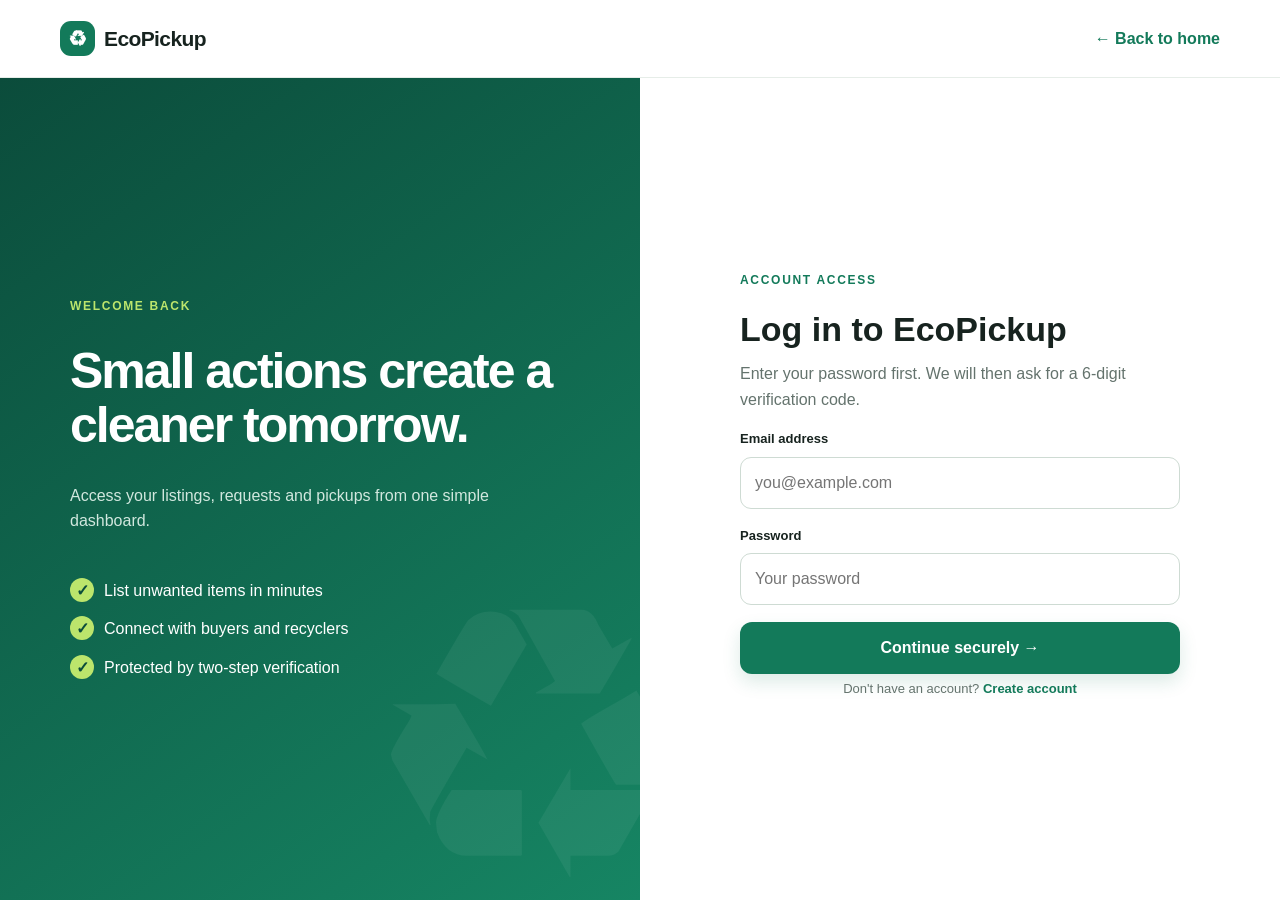
<file: frontend/add-item.html>
<!DOCTYPE html><html lang="en"><head><meta charset="UTF-8"><meta name="viewport" content="width=device-width,initial-scale=1"><title>List an Item | EcoPickup</title><link rel="stylesheet" href="style.css"></head><body>
<header class="site-header"><a class="brand" href="index.html"><span class="brand-mark">♻</span>EcoPickup</a><button class="menu-toggle">☰</button><nav class="main-nav"><a href="index.html">Home</a><a href="marketplace.html">Browse Items</a><a class="active" href="add-item.html">List an Item</a><a href="seller-dashboard.html">Dashboard</a></nav></header><section class="page-hero"><div class="section-shell"><span class="breadcrumb"><a href="seller-dashboard.html">Dashboard</a> / List an Item</span><h1>List an item</h1><p>Add accurate details to help the right buyer or recycler find it.</p></div></section>
<main class="section-shell form-page"><form class="form-card" id="add-item-form"><section class="form-section"><h2><span class="section-number">1</span>Item information</h2><div class="form-row"><div class="form-group"><label>Item name *</label><input class="form-control" name="name" required placeholder="e.g. Laptop or mobile phone"></div><div class="form-group"><label>Category *</label><select class="form-control" name="category" required><option value="">Select category</option><option value="Mobile">Mobile Phones</option><option value="Computers">Laptops & Computers</option><option value="TV">TVs & Monitors</option><option value="Printers">Printers</option><option value="Accessories">Cables & Accessories</option><option value="Scrap">Metal & Scrap</option><option value="Appliances">Old Appliances</option><option value="Other">Other Recyclable Items</option></select></div></div><div class="form-row"><div class="form-group"><label>Brand (optional)</label><input class="form-control" name="brand" placeholder="Enter the brand"></div><div class="form-group"><label>Condition *</label><select class="form-control" name="condition" required><option>Working</option><option>Partially Working</option><option>Not Working</option></select></div></div><div class="form-row"><div class="form-group"><label>Quantity *</label><input class="form-control" name="quantity" type="number" value="1" min="1" required></div><div class="form-group"><label>Expected price / value (₹) *</label><input class="form-control" name="price" type="number" placeholder="Enter expected value" min="0" required></div></div><div class="form-group"><label>Description *</label><textarea class="form-control" name="description" required placeholder="Describe the age, condition, included accessories and known issues..."></textarea></div></section><section class="form-section"><h2><span class="section-number">2</span>Photo & location</h2><div class="upload-box" onclick="document.getElementById('photos').click()"><img class="upload-preview" data-photo-preview alt="Selected item preview" hidden><div class="upload-placeholder">📷</div><strong data-upload-text>Click to upload a primary item photo</strong><span class="form-help">Optional · JPG, PNG or WebP · Maximum 5 MB</span><input id="photos" name="image" type="file" accept="image/jpeg,image/png,image/webp" hidden></div><div class="form-row"><div class="form-group"><label>City / Location *</label><input class="form-control" name="location" required></div><div class="form-group"><label>Pickup address *</label><input class="form-control" name="address" placeholder="House, street and area" required></div></div></section><button class="button button-full" type="submit">Publish Listing →</button></form><aside class="summary-card"><h3>Listing tips</h3><div class="quick-actions"><span>✓ Use a clear item name</span><span>✓ Select the honest condition</span><span>✓ Upload a clear primary photo</span><span>✓ Add a fair expected value</span><span>✓ Remove personal data from devices</span></div><div class="notice"><strong>Remember:</strong> The expected price is not guaranteed. The final approved value is decided after physical inspection.</div></aside></main><script src="script.js"></script></body></html>
</file>
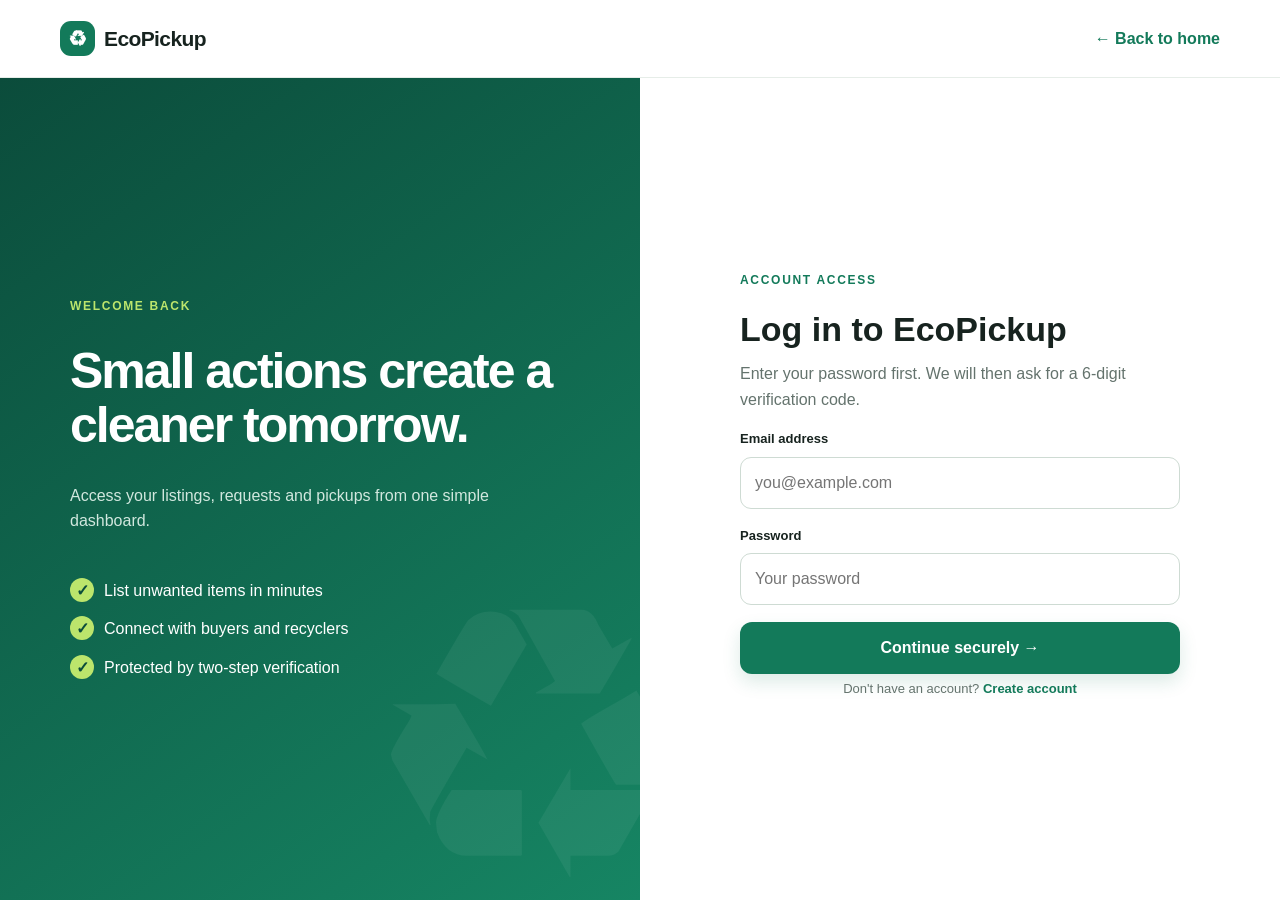
<file: frontend/buyer-dashboard.html>
<!DOCTYPE html><html lang="en"><head><meta charset="UTF-8"><meta name="viewport" content="width=device-width,initial-scale=1"><title>Recycler Dashboard | EcoPickup</title><link rel="stylesheet" href="style.css"></head><body>
<header class="site-header"><a class="brand" href="index.html"><span class="brand-mark">♻</span>EcoPickup</a><span class="status-badge">Buyer / Recycler account</span></header><main class="dashboard-layout"><aside class="sidebar"><div class="sidebar-user"><strong>Loading...</strong><small>Loading account...</small></div><nav><a class="active" href="buyer-dashboard.html">▦ Overview</a><a href="marketplace.html">⌕ Search Items</a><a href="requests.html">✉ My Requests</a><a href="track-pickup.html">⌖ Track Pickup</a><a href="index.html">⌂ Back to Website</a></nav></aside><section class="dashboard-main"><div class="dashboard-head"><div><h1>Loading dashboard...</h1><p>Discover reusable materials and manage collection requests.</p></div><a class="button" href="marketplace.html">Search Items →</a></div><div class="stat-grid"><article class="stat-card"><span>Requests Sent</span><strong>—</strong><small>All your requests</small></article><article class="stat-card"><span>Accepted Items</span><strong>—</strong><small>Approved by sellers</small></article><article class="stat-card"><span>Scheduled Pickups</span><strong>—</strong><small>Collections arranged</small></article><article class="stat-card"><span>Completed</span><strong>—</strong><small>Finished transactions</small></article></div><div class="dashboard-grid"><section class="panel"><div class="panel-heading"><h2>My recent requests</h2><a class="text-link" href="requests.html">View all</a></div><div class="table-wrap"><table class="data-table"><thead><tr><th>Request</th><th>Item</th><th>Seller</th><th>Status</th></tr></thead><tbody><tr><td colspan="4"><div class="empty-state">Loading requests...</div></td></tr></tbody></table></div></section><aside class="panel"><div class="panel-heading"><h2>Browse categories</h2></div><div class="quick-actions"><a href="marketplace.html?category=Mobile">📱 Mobile phones</a><a href="marketplace.html?category=Computers">💻 Computers</a><a href="marketplace.html?category=Appliances">🔌 Appliances</a><a href="marketplace.html?category=Scrap">⚙️ Metal & scrap</a></div></aside></div></section></main><script src="script.js"></script></body></html>
</file>
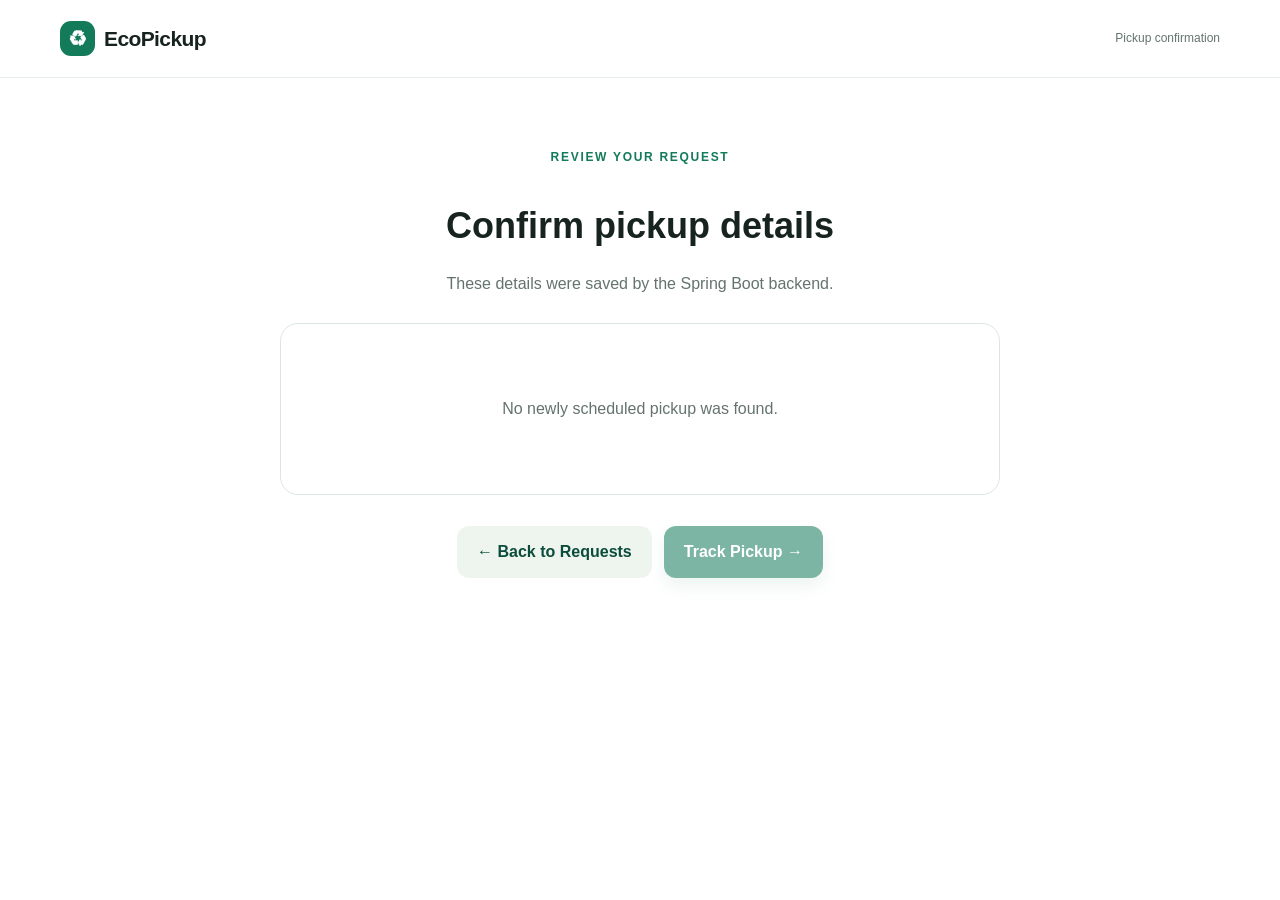
<file: frontend/confirmation.html>
<!DOCTYPE html><html lang="en"><head><meta charset="UTF-8"><meta name="viewport" content="width=device-width,initial-scale=1"><title>Confirm Pickup | EcoPickup</title><link rel="stylesheet" href="style.css"></head><body>
<header class="site-header"><a class="brand" href="index.html"><span class="brand-mark">♻</span>EcoPickup</a><span class="breadcrumb">Pickup confirmation</span></header><main class="success-wrap section-shell"><span class="eyebrow">Review your request</span><h1>Confirm pickup details</h1><p>These details were saved by the Spring Boot backend.</p><div class="success-card" data-confirmation><div class="summary-line"><span>Item</span><strong data-confirm-item>Loading...</strong></div><div class="summary-line"><span>Condition</span><strong data-confirm-condition>Loading...</strong></div><div class="summary-line"><span>Pickup address</span><strong data-confirm-address>Loading...</strong></div><div class="summary-line"><span>Pickup date</span><strong data-confirm-date>Loading...</strong></div><div class="summary-line"><span>Time slot</span><strong data-confirm-time>Loading...</strong></div><div class="summary-line"><span>Expected value</span><strong data-confirm-value>Loading...</strong></div><div class="summary-line"><span>Pickup fee</span><strong style="color:var(--green)">₹0 — Free Pickup</strong></div><div class="notice">* Final value is determined after physical inspection by the collection organization.</div></div><div class="button-row" style="justify-content:center"><a class="button button-secondary" href="requests.html">← Back to Requests</a><button class="button" data-confirm-pickup>Track Pickup →</button></div></main><script src="script.js"></script></body></html>
</file>
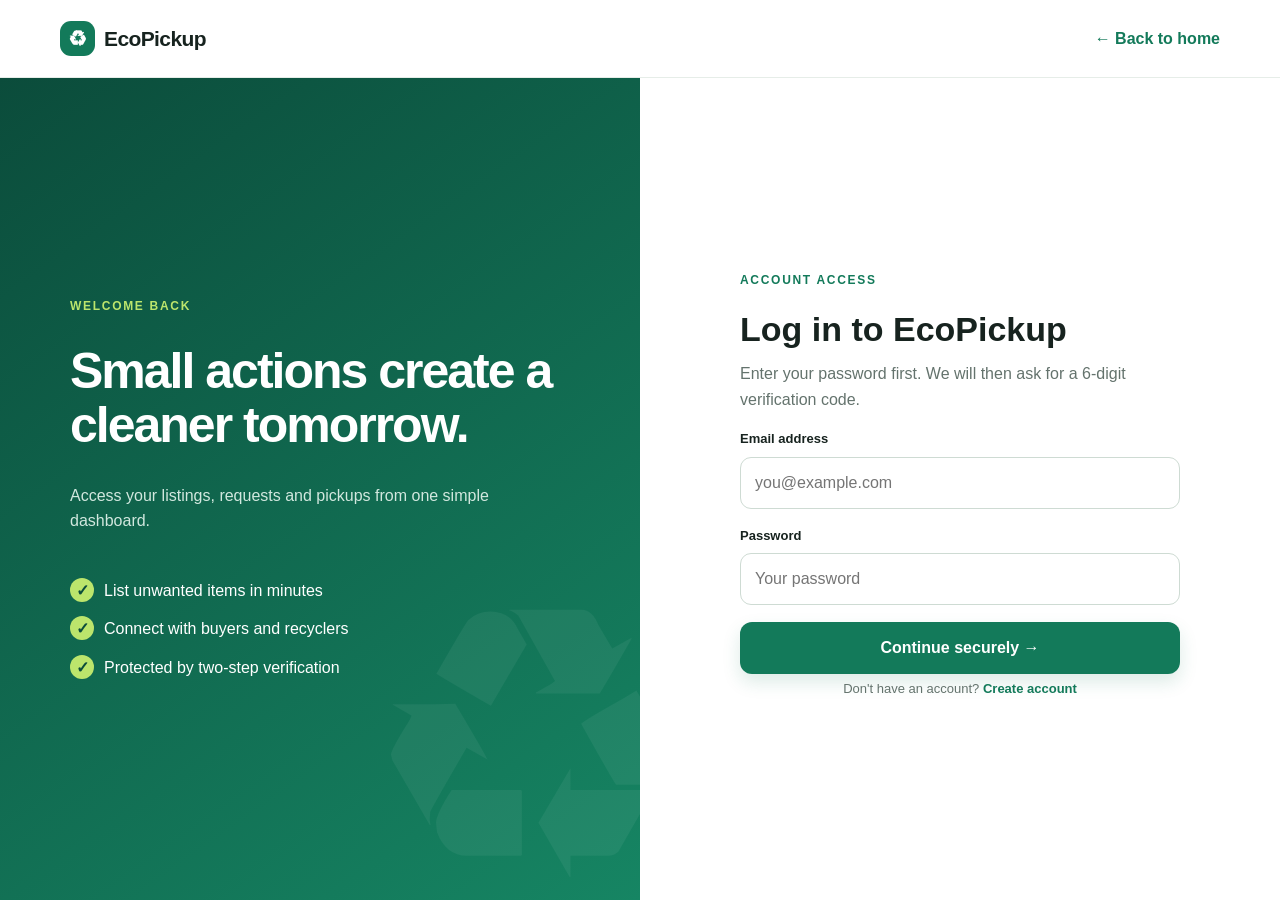
<file: frontend/login.html>
<!DOCTYPE html><html lang="en"><head><meta charset="UTF-8"><meta name="viewport" content="width=device-width,initial-scale=1"><title>Login | EcoPickup</title><link rel="stylesheet" href="style.css"></head><body>
<header class="site-header"><a class="brand" href="index.html"><span class="brand-mark">♻</span>EcoPickup</a><a class="text-link" href="index.html">← Back to home</a></header>
<main class="auth-page"><section class="auth-art"><span class="eyebrow eyebrow-light">Welcome back</span><h1>Small actions create a cleaner tomorrow.</h1><p>Access your listings, requests and pickups from one simple dashboard.</p><div class="auth-points"><span>List unwanted items in minutes</span><span>Connect with buyers and recyclers</span><span>Protected by two-step verification</span></div></section><section class="auth-panel"><form class="auth-card" data-demo-login data-auth="login"><span class="eyebrow">Account access</span><h2>Log in to EcoPickup</h2><p>Enter your password first. We will then ask for a 6-digit verification code.</p><div class="form-group"><label for="email">Email address</label><input class="form-control" id="email" name="email" type="email" placeholder="you@example.com" required></div><div class="form-group"><label for="password">Password</label><input class="form-control" id="password" name="password" type="password" placeholder="Your password" required></div><button class="button button-full" type="submit">Continue securely →</button><p class="auth-extra">Don't have an account? <a href="signup.html">Create account</a></p></form></section></main><script src="script.js"></script></body></html>
</file>
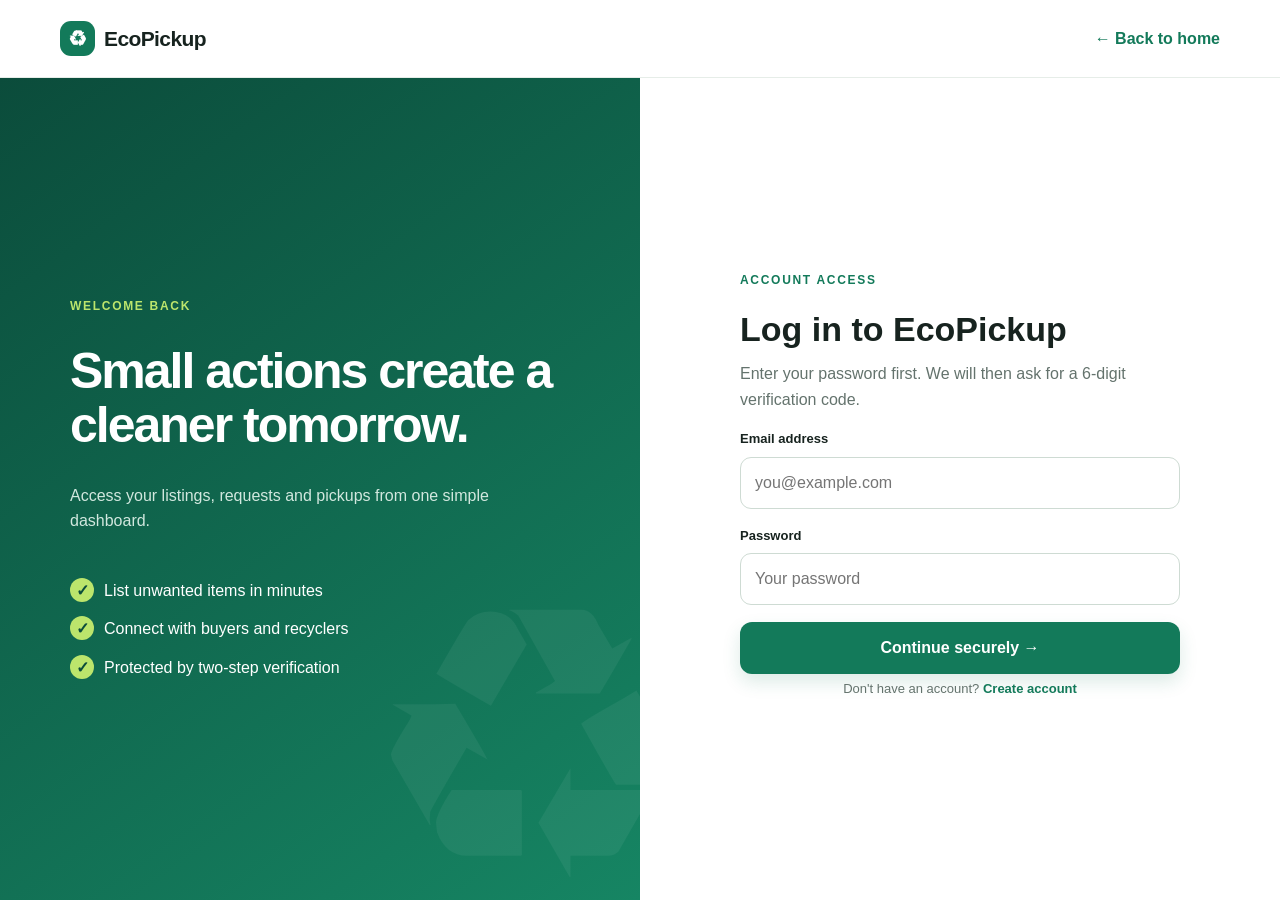
<file: frontend/my-listings.html>
<!DOCTYPE html><html lang="en"><head><meta charset="UTF-8"><meta name="viewport" content="width=device-width,initial-scale=1"><title>My Listings | EcoPickup</title><link rel="stylesheet" href="style.css"></head><body>
<header class="site-header"><a class="brand" href="index.html"><span class="brand-mark">♻</span>EcoPickup</a><a class="button button-small" href="add-item.html">＋ Add Item</a></header><section class="page-hero"><div class="section-shell"><span class="breadcrumb"><a href="seller-dashboard.html">Dashboard</a> / My Listings</span><h1>My listings</h1><p>Manage the items you have published to the marketplace.</p></div></section><main class="section section-shell"><div class="panel"><div class="table-wrap"><table class="data-table"><thead><tr><th>Item</th><th>Category</th><th>Expected Value</th><th>Status</th><th>Action</th></tr></thead><tbody id="listing-rows"><tr><td colspan="5"><div class="empty-state">Loading your listings...</div></td></tr></tbody></table></div></div></main><script src="script.js"></script></body></html>
</file>
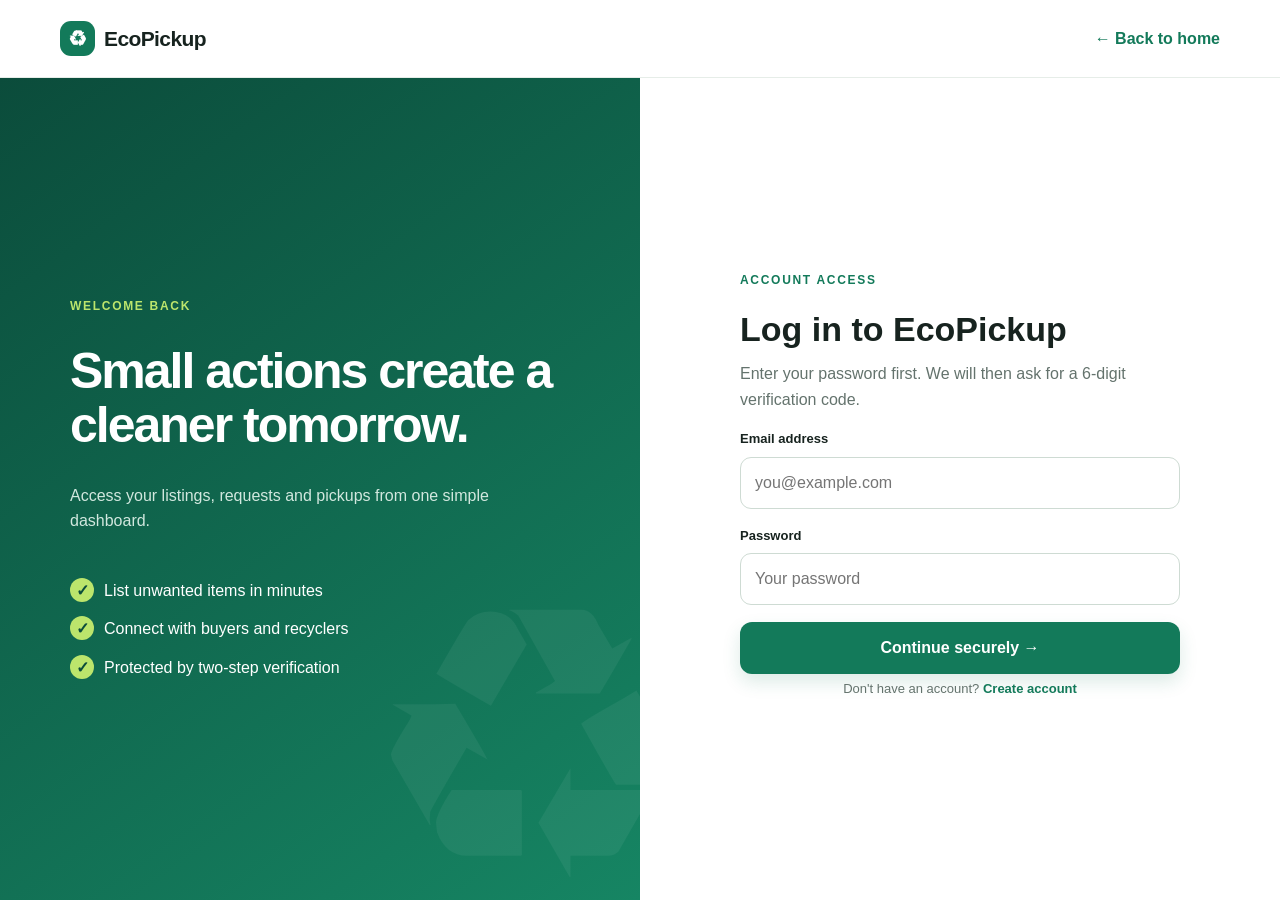
<file: frontend/requests.html>
<!DOCTYPE html>
<html lang="en">
<head>
  <meta charset="UTF-8">
  <meta name="viewport" content="width=device-width,initial-scale=1">
  <title>Requests | EcoPickup</title>
  <link rel="stylesheet" href="style.css">
</head>
<body>
  <header class="site-header">
    <a class="brand" href="index.html"><span class="brand-mark">♻</span>EcoPickup</a>
    <button class="menu-toggle">☰</button>
    <nav class="main-nav">
      <a data-role-dashboard href="seller-dashboard.html">Dashboard</a>
      <a href="marketplace.html">Marketplace</a>
      <a href="index.html">Home</a>
    </nav>
  </header>

  <section class="page-hero">
    <div class="section-shell">
      <span class="breadcrumb"><a data-role-dashboard href="seller-dashboard.html">Dashboard</a> / Requests</span>
      <h1>Requests</h1>
      <p>Loading your account requests...</p>
    </div>
  </section>

  <main class="section section-shell">
    <div class="panel">
      <div class="panel-heading">
        <h2>Requests</h2>
        <span class="status-badge pending" data-request-count>Loading...</span>
      </div>
      <div class="table-wrap">
        <table class="data-table">
          <thead><tr><th>Request</th><th>Item</th><th>Status</th></tr></thead>
          <tbody><tr><td colspan="6"><div class="empty-state">Loading requests...</div></td></tr></tbody>
        </table>
      </div>
    </div>
    <div class="notice" style="margin-top:20px">Pickup scheduling becomes available after the seller accepts an item request.</div>
  </main>
  <script src="script.js"></script>
</body>
</html>
</file>
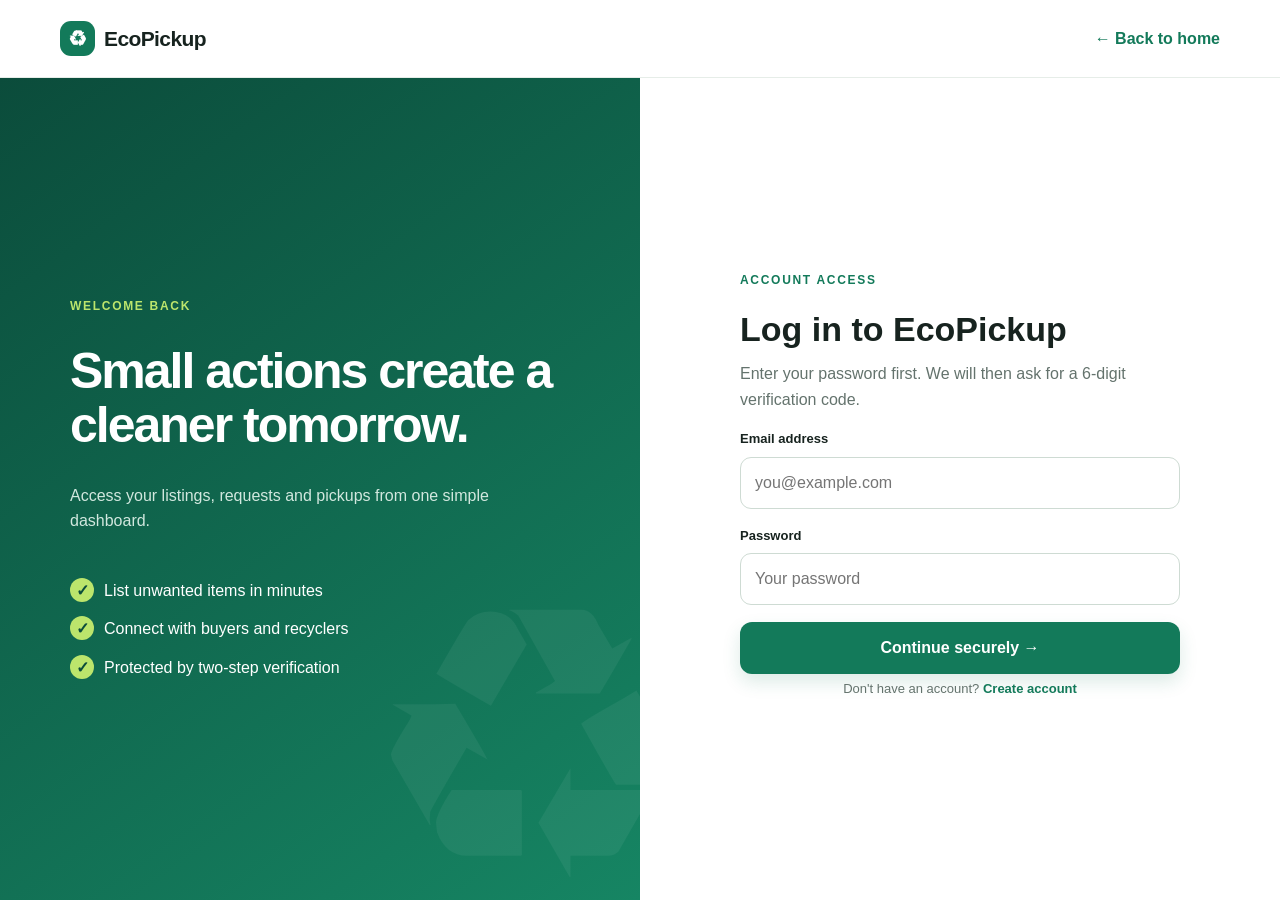
<file: frontend/schedule-pickup.html>
<!DOCTYPE html><html lang="en"><head><meta charset="UTF-8"><meta name="viewport" content="width=device-width,initial-scale=1"><title>Schedule Pickup | EcoPickup</title><link rel="stylesheet" href="style.css"></head><body>
<header class="site-header"><a class="brand" href="index.html"><span class="brand-mark">♻</span>EcoPickup</a><span class="status-badge">Free Pickup</span></header><section class="page-hero"><div class="section-shell"><span class="breadcrumb"><a href="requests.html">Requests</a> / Schedule Pickup</span><h1>Schedule a doorstep pickup</h1><p>Choose the address, date and time that works best for you.</p></div></section><main class="section-shell form-page"><form class="form-card" id="schedule-form"><section class="form-section"><h2><span class="section-number">1</span>Contact & address</h2><div class="form-row"><div class="form-group"><label>Full name *</label><input class="form-control" name="fullName" required></div><div class="form-group"><label>Mobile number *</label><input class="form-control" name="phone" required></div></div><div class="form-row"><div class="form-group"><label>House / Flat number *</label><input class="form-control" name="house" required></div><div class="form-group"><label>Building / Society</label><input class="form-control" name="building"></div></div><div class="form-group"><label>Street / Area *</label><input class="form-control" name="area" required></div><div class="form-row"><div class="form-group"><label>City *</label><input class="form-control" name="city" required></div><div class="form-group"><label>Pincode *</label><input class="form-control" name="pincode" required></div></div><div class="form-group"><label>Pickup instructions</label><textarea class="form-control" name="instructions" placeholder="Any instructions for the collector..."></textarea></div></section><section class="form-section"><h2><span class="section-number">2</span>Choose pickup slot</h2><div class="form-group"><label>Pickup date *</label><input class="form-control" type="date" name="date" required></div><div class="form-group"><label>Preferred time *</label><select class="form-control" name="time" required><option>9 AM – 11 AM</option><option>11 AM – 1 PM</option><option>2 PM – 4 PM</option><option>4 PM – 6 PM</option></select></div></section><button class="button button-full" type="submit">Continue to Confirmation →</button></form><aside class="summary-card"><h3>Pickup overview</h3><div class="summary-line"><span>Item</span><strong data-pickup-item>Loading...</strong></div><div class="summary-line"><span>Request</span><strong data-pickup-request>Loading...</strong></div><div class="summary-line"><span>Other party</span><strong data-pickup-party>Loading...</strong></div><div class="summary-line"><span>Pickup fee</span><strong style="color:var(--green)">₹0 — Free</strong></div><div class="notice">The final item value is approved after inspection. No payment is required to schedule pickup.</div></aside></main><script src="script.js"></script></body></html>
</file>
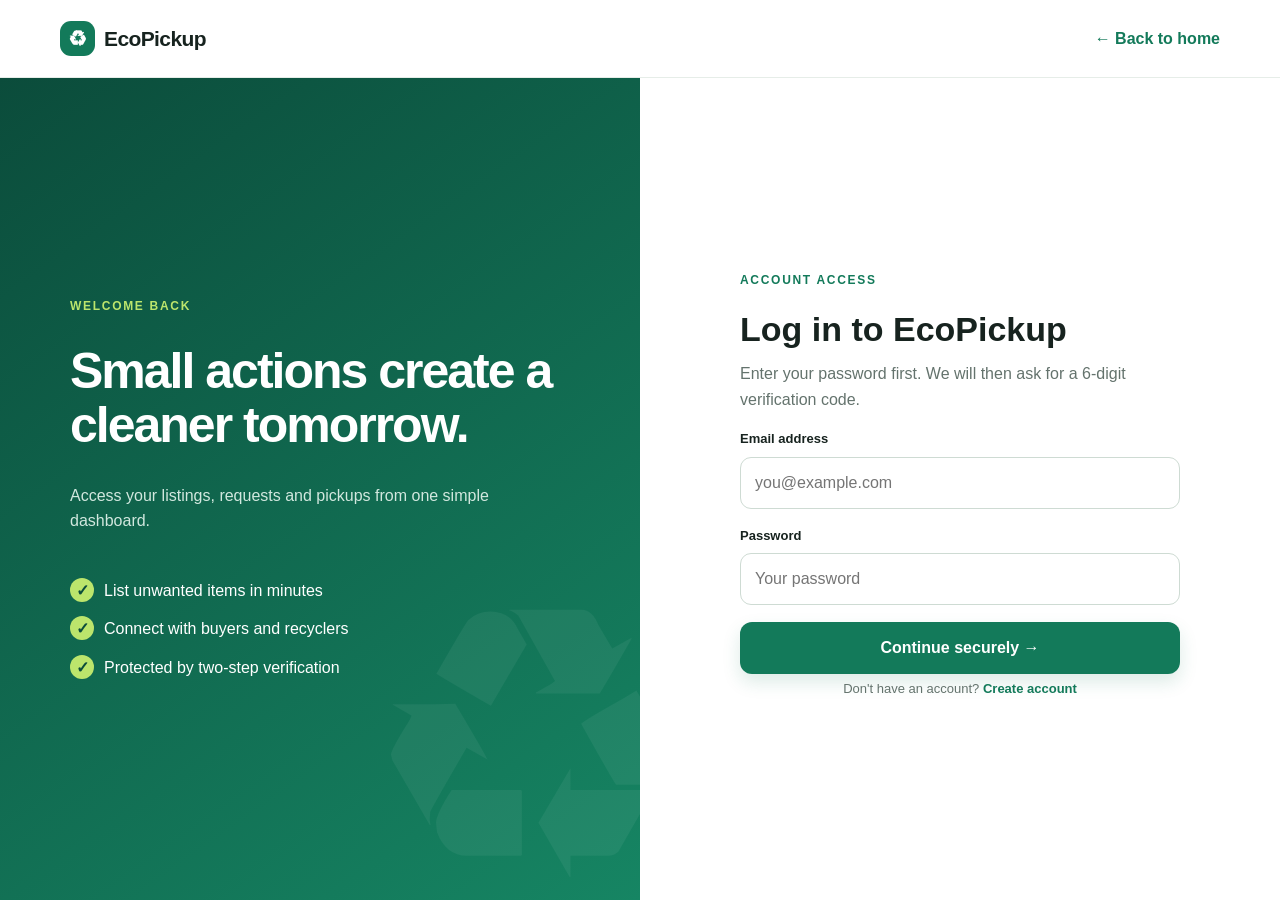
<file: frontend/seller-dashboard.html>
<!DOCTYPE html><html lang="en"><head><meta charset="UTF-8"><meta name="viewport" content="width=device-width,initial-scale=1"><title>Seller Dashboard | EcoPickup</title><link rel="stylesheet" href="style.css"></head><body>
<header class="site-header"><a class="brand" href="index.html"><span class="brand-mark">♻</span>EcoPickup</a><span class="status-badge">Seller account</span></header><main class="dashboard-layout"><aside class="sidebar"><div class="sidebar-user"><strong>Loading...</strong><small>Loading account...</small></div><nav><a class="active" href="seller-dashboard.html">▦ Overview</a><a href="add-item.html">＋ List New Item</a><a href="my-listings.html">▤ My Listings</a><a href="requests.html">✉ Requests</a><a href="track-pickup.html">⌖ Pickup Status</a><a href="index.html">⌂ Back to Website</a></nav></aside><section class="dashboard-main"><div class="dashboard-head"><div><h1>Loading dashboard...</h1><p>Here is what is happening with your items.</p></div><a class="button" href="add-item.html">＋ List New Item</a></div><div class="stat-grid"><article class="stat-card"><span>Total Listings</span><strong>—</strong><small>All your published items</small></article><article class="stat-card"><span>Active Listings</span><strong>—</strong><small>Currently visible</small></article><article class="stat-card"><span>Accepted Requests</span><strong>—</strong><small>Ready for pickup</small></article><article class="stat-card"><span>Completed</span><strong>—</strong><small>Items given a new purpose</small></article></div><div class="dashboard-grid"><section class="panel"><div class="panel-heading"><h2>Recent listings</h2><a class="text-link" href="my-listings.html">View all</a></div><div class="table-wrap"><table class="data-table"><thead><tr><th>Item</th><th>Value</th><th>Status</th><th>Requests</th></tr></thead><tbody><tr><td colspan="4"><div class="empty-state">Loading listings...</div></td></tr></tbody></table></div></section><aside class="panel"><div class="panel-heading"><h2>Quick actions</h2></div><div class="quick-actions"><a href="add-item.html">＋ List a new item</a><a href="requests.html">✉ Review requests</a><a href="track-pickup.html">🚚 Track pickup</a><a href="marketplace.html">🔎 Browse marketplace</a></div></aside></div></section></main><script src="script.js"></script></body></html>
</file>
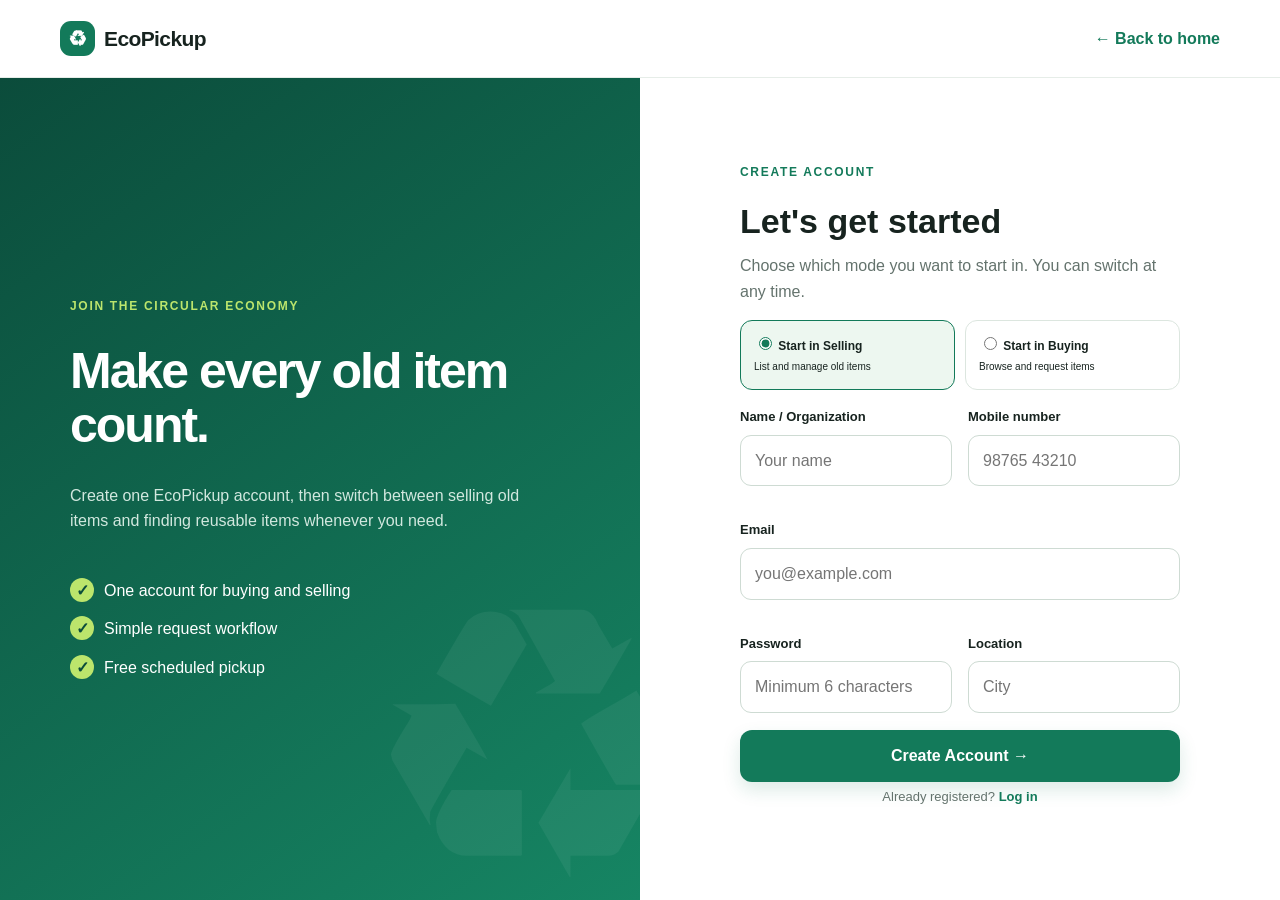
<file: frontend/signup.html>
<!DOCTYPE html><html lang="en"><head><meta charset="UTF-8"><meta name="viewport" content="width=device-width,initial-scale=1"><title>Create Account | EcoPickup</title><link rel="stylesheet" href="style.css"></head><body>
<header class="site-header"><a class="brand" href="index.html"><span class="brand-mark">♻</span>EcoPickup</a><a class="text-link" href="index.html">← Back to home</a></header><main class="auth-page"><section class="auth-art"><span class="eyebrow eyebrow-light">Join the circular economy</span><h1>Make every old item count.</h1><p>Create one EcoPickup account, then switch between selling old items and finding reusable items whenever you need.</p><div class="auth-points"><span>One account for buying and selling</span><span>Simple request workflow</span><span>Free scheduled pickup</span></div></section><section class="auth-panel"><form class="auth-card" data-demo-login data-auth="signup"><span class="eyebrow">Create account</span><h2>Let's get started</h2><p>Choose which mode you want to start in. You can switch at any time.</p><div class="role-select"><label class="role-option"><input type="radio" name="role" value="seller" checked> <strong>Start in Selling</strong><br><small>List and manage old items</small></label><label class="role-option"><input type="radio" name="role" value="buyer"> <strong>Start in Buying</strong><br><small>Browse and request items</small></label></div><div class="form-row"><div class="form-group"><label>Name / Organization</label><input class="form-control" name="name" required placeholder="Your name"></div><div class="form-group"><label>Mobile number</label><input class="form-control" name="phone" required placeholder="98765 43210"></div></div><div class="form-group"><label>Email</label><input class="form-control" name="email" type="email" required placeholder="you@example.com"></div><div class="form-row"><div class="form-group"><label>Password</label><input class="form-control" name="password" type="password" minlength="6" required placeholder="Minimum 6 characters"></div><div class="form-group"><label>Location</label><input class="form-control" name="location" required placeholder="City"></div></div><button class="button button-full" type="submit">Create Account →</button><p class="auth-extra">Already registered? <a href="login.html">Log in</a></p></form></section></main><script src="script.js"></script></body></html>
</file>
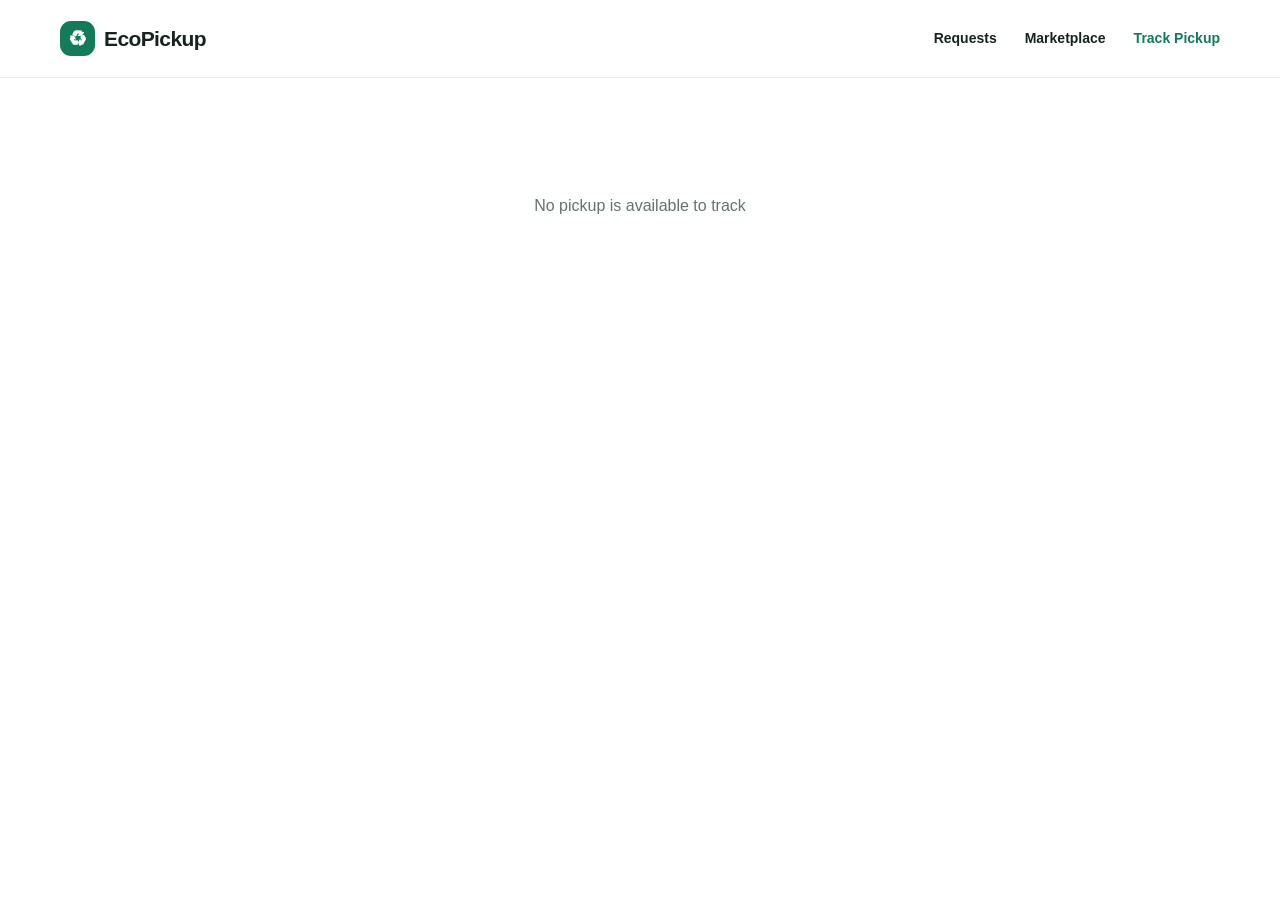
<file: frontend/track-pickup.html>
<!DOCTYPE html><html lang="en"><head><meta charset="UTF-8"><meta name="viewport" content="width=device-width,initial-scale=1"><title>Track Pickup | EcoPickup</title><link rel="stylesheet" href="style.css"></head><body>
<header class="site-header"><a class="brand" href="index.html"><span class="brand-mark">♻</span>EcoPickup</a><button class="menu-toggle">☰</button><nav class="main-nav"><a href="requests.html">Requests</a><a href="marketplace.html">Marketplace</a><a class="active" href="track-pickup.html">Track Pickup</a></nav></header><main class="success-wrap section-shell" data-tracking><div class="success-icon">✓</div><h1>Pickup tracking</h1><p>Live status shared by the seller and buyer/recycler.</p><div class="success-card"><div class="pickup-id"><span>Pickup ID</span><br><strong data-track-id>Loading...</strong></div><div class="summary-line"><span>Item</span><strong data-track-item>Loading...</strong></div><div class="summary-line"><span>Date</span><strong data-track-date>Loading...</strong></div><div class="summary-line"><span>Time</span><strong data-track-time>Loading...</strong></div><div class="summary-line"><span>Status</span><span data-track-status>Loading...</span></div></div><div class="success-card reward-card"><h2>Payment / reward</h2><div class="summary-line"><span>Estimated value</span><strong data-reward-estimated>Loading...</strong></div><div class="summary-line"><span>Final paid value</span><strong data-reward-final>Pending inspection</strong></div><div class="summary-line"><span>Payment method</span><strong data-reward-method>Not selected</strong></div><div class="summary-line"><span>Payment status</span><span data-reward-status>Loading...</span></div><p class="form-help">The buyer/recycler pays the seller after inspecting and collecting the item. Pickup itself remains free.</p></div><section class="success-card transaction-action" data-transaction-action><div class="empty-state">Loading available action...</div></section><span class="eyebrow">Pickup journey</span><h2 style="margin:0">Status timeline</h2><div class="timeline"><div class="timeline-step" data-stage><div class="timeline-dot">○</div><div><h3>Request Submitted</h3><p>The buyer sent an item request.</p></div></div><div class="timeline-step" data-stage><div class="timeline-dot">○</div><div><h3>Request Accepted</h3><p>The seller accepted the request.</p></div></div><div class="timeline-step" data-stage><div class="timeline-dot">○</div><div><h3>Pickup Scheduled</h3><p>The pickup date and time were selected.</p></div></div><div class="timeline-step" data-stage><div class="timeline-dot">○</div><div><h3>Collector Assigned</h3><p data-collector>Waiting for collector information.</p></div></div><div class="timeline-step" data-stage><div class="timeline-dot">○</div><div><h3>Item Picked Up & Paid</h3><p>The buyer/recycler collected the item and recorded payment.</p></div></div><div class="timeline-step" data-stage><div class="timeline-dot">○</div><div><h3>Processing Completed</h3><p>Inspection and responsible processing are complete.</p></div></div></div><p class="form-help">Transaction participants: <span data-track-party>Loading...</span></p><div class="button-row" style="justify-content:center"><a class="button" href="requests.html">Back to Requests</a><a class="button button-secondary" href="index.html">Go to Home</a></div></main><script src="script.js"></script></body></html>
</file>
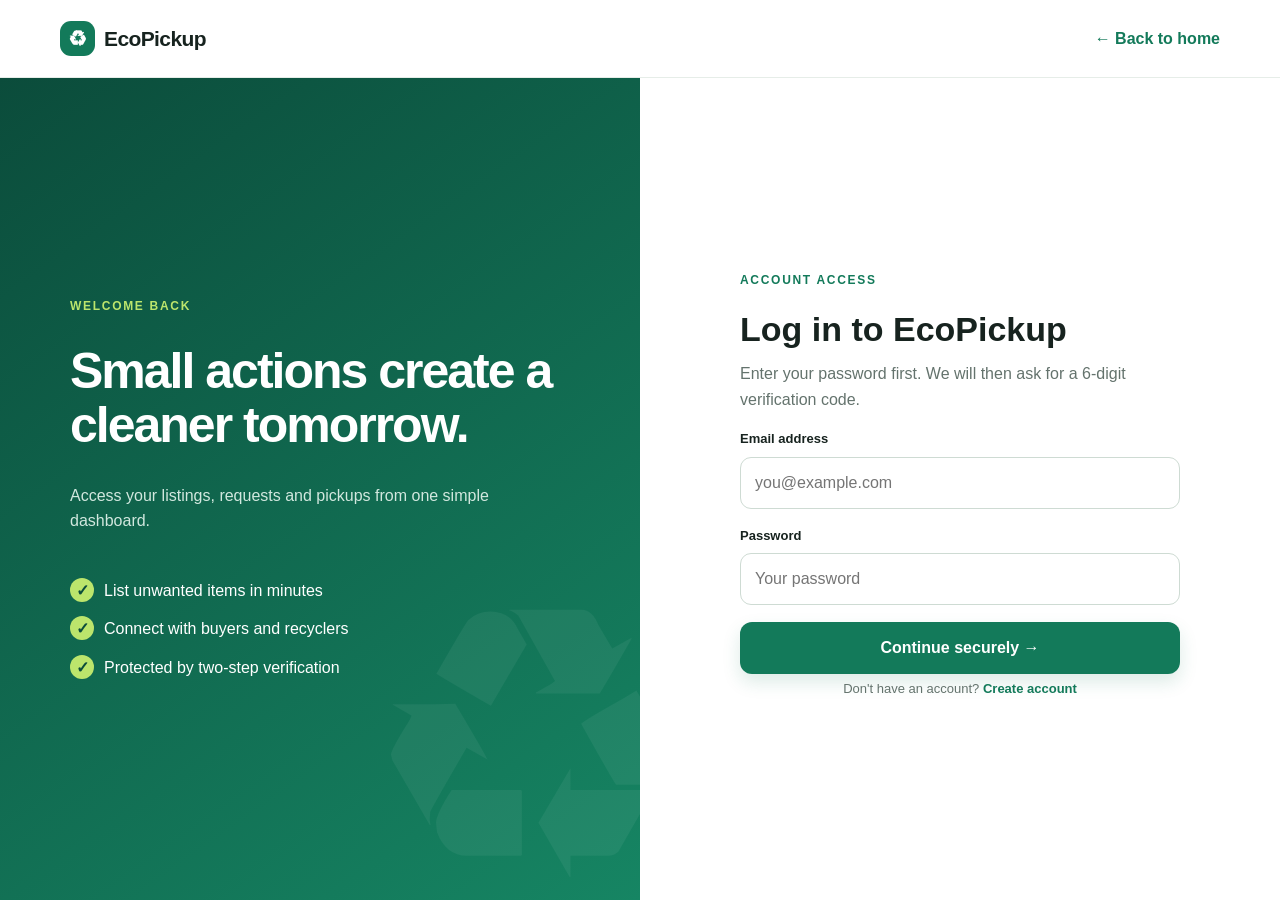
<file: frontend/verify-otp.html>
<!DOCTYPE html><html lang="en"><head><meta charset="UTF-8"><meta name="viewport" content="width=device-width,initial-scale=1"><title>Verify Login | EcoPickup</title><link rel="stylesheet" href="style.css"></head><body>
<header class="site-header"><a class="brand" href="index.html"><span class="brand-mark">♻</span>EcoPickup</a><a class="text-link" href="login.html">← Start again</a></header>
<main class="auth-page"><section class="auth-art"><span class="eyebrow eyebrow-light">Two-step verification</span><h1>One more step keeps your account safer.</h1><p>A short-lived code confirms that it is really you before EcoPickup opens your account.</p><div class="auth-points"><span>Code expires after 5 minutes</span><span>Maximum 5 incorrect attempts</span><span>Code can only be used once</span></div></section><section class="auth-panel"><form class="auth-card" id="otp-form"><span class="eyebrow">Security check</span><h2>Enter verification code</h2><p>We sent a 6-digit code to <strong data-otp-email>your email address</strong>. Check your inbox and spam folder.</p><div class="form-group"><label for="code">6-digit code</label><input class="form-control otp-input" id="code" name="code" inputmode="numeric" autocomplete="one-time-code" pattern="[0-9]{6}" maxlength="6" placeholder="000000" autofocus required></div><p class="otp-expiry">Code expires in <strong data-otp-countdown>5:00</strong></p><button class="button button-full" type="submit">Verify and continue →</button><p class="auth-extra">Did not get a code? <a href="login.html">Return to login</a> to request a new one.</p></form></section></main><script src="script.js"></script></body></html>
</file>
<file: frontend/style.css>
:root{--green:#137a5a;--green-dark:#0b4c3b;--lime:#bce56c;--ink:#17231f;--muted:#64736d;--cream:#f5f8f2;--white:#fff;--border:#dce6df;--shadow:0 18px 50px rgba(16,60,46,.10);--radius:20px}
.nav-logout{border:1px solid var(--border);background:#fff;color:var(--green-dark);border-radius:10px;padding:8px 14px;font-weight:700;cursor:pointer}.nav-logout:hover{background:#edf7f0;border-color:var(--green)}.mode-switch{border:1px solid #b8dbc9;background:#edf7f0;color:var(--green-dark);border-radius:10px;padding:8px 14px;font-weight:700;cursor:pointer}.mode-switch:hover{background:#dff1e6;border-color:var(--green)}.account-controls{display:flex;align-items:center;gap:10px;margin-left:auto}.unavailable-notice{background:#fff1d8;border-left-color:#c87900;color:#874f00;font-weight:700}@media(max-width:640px){.site-header>.status-badge{display:none}.account-controls{gap:6px}.mode-switch,.nav-logout{padding:7px 9px;font-size:12px}}
.otp-input{text-align:center;font-size:27px;font-weight:800;letter-spacing:10px}.otp-expiry{text-align:center;color:var(--muted);font-size:13px}.button:disabled{opacity:.55;cursor:not-allowed}
.reward-card h2,.transaction-action h2{font-size:19px;margin:0 0 12px}.transaction-action{text-align:left;border-color:#b8dbc9;background:#fbfefc}.transaction-action .button{margin-top:8px}.transaction-action .form-row{margin-top:5px}.transaction-action .notice{margin-bottom:0}
.product-image img,.detail-image img{width:100%;height:100%;object-fit:cover}.upload-preview{width:100%;height:210px;object-fit:contain;border-radius:10px;margin-bottom:12px;background:#eef3ef}.upload-preview:not([hidden])~.upload-placeholder{display:none}.upload-placeholder{font-size:32px}
*{box-sizing:border-box}html{scroll-behavior:smooth}body{margin:0;color:var(--ink);font-family:Inter,"Segoe UI",Arial,sans-serif;background:#fff;line-height:1.6}a{color:inherit;text-decoration:none}button,input,select,textarea{font:inherit}img{max-width:100%;display:block}.section-shell{width:min(1160px,calc(100% - 40px));margin-inline:auto}.section{padding:88px 0}.site-header{height:78px;display:flex;align-items:center;justify-content:space-between;padding:0 max(24px,calc((100vw - 1160px)/2));position:sticky;top:0;background:rgba(255,255,255,.94);backdrop-filter:blur(16px);z-index:20;border-bottom:1px solid rgba(220,230,223,.7)}.brand{display:flex;align-items:center;gap:9px;font-weight:800;font-size:21px;letter-spacing:-.6px}.brand-mark{width:35px;height:35px;border-radius:11px;background:var(--green);color:white;display:grid;place-items:center;font-size:21px}.main-nav{display:flex;align-items:center;gap:28px;font-size:14px;font-weight:600}.main-nav a:not(.button):hover,.main-nav a.active{color:var(--green)}.button{border:0;border-radius:12px;background:var(--green);color:white;display:inline-flex;align-items:center;justify-content:center;gap:9px;padding:13px 20px;font-weight:750;cursor:pointer;box-shadow:0 8px 18px rgba(19,122,90,.15);transition:.2s}.button:hover{transform:translateY(-2px);background:#0f694d}.button-small{padding:9px 16px}.button-secondary{background:#eef5ef;color:var(--green-dark);box-shadow:none}.button-secondary:hover{background:#e1eee4}.button-dark{background:var(--ink)}.button-white{background:#fff;color:var(--green-dark)}.button-full{width:100%}.text-link{color:var(--green);font-weight:750}.menu-toggle{display:none;border:0;background:none;font-size:25px}.hero{min-height:650px;display:grid;grid-template-columns:1.02fr .98fr;align-items:center;gap:65px;padding-top:60px;padding-bottom:74px}.eyebrow{display:inline-block;color:var(--green);text-transform:uppercase;font-size:12px;font-weight:850;letter-spacing:1.7px;margin-bottom:12px}.hero h1{font-size:clamp(46px,5.2vw,72px);line-height:1.05;letter-spacing:-3.2px;margin:0 0 22px}.hero h1 span{color:var(--green)}.hero-copy>p{font-size:18px;color:var(--muted);max-width:610px}.button-row{display:flex;gap:12px;margin:31px 0}.hero-trust{display:flex;gap:36px;padding-top:14px}.hero-trust div{display:flex;flex-direction:column}.hero-trust strong{font-size:22px;color:var(--green-dark)}.hero-trust span{font-size:12px;color:var(--muted)}.hero-visual{height:480px;border-radius:42% 58% 48% 52%;position:relative;background:linear-gradient(145deg,#dff2dc,#f2f8e5);overflow:hidden}.planet{position:absolute;inset:24% 25%;border-radius:50%;background:var(--green-dark);color:white;display:grid;place-content:center;text-align:center;box-shadow:0 30px 80px rgba(11,76,59,.25)}.planet>span{font-size:72px;line-height:1}.planet small{font-weight:700}.orbit{position:absolute;border:1px dashed rgba(19,122,90,.32);border-radius:50%;inset:12%}.orbit-two{inset:23%;transform:rotate(55deg)}.floating-card{position:absolute;background:#fff;border:1px solid var(--border);border-radius:15px;padding:12px 14px;box-shadow:var(--shadow);display:grid;grid-template-columns:auto 1fr;gap:0 9px;align-items:center;font-size:23px;animation:float 4s ease-in-out infinite}.floating-card span,.floating-card b{font-size:11px}.floating-card span{font-weight:800}.floating-card b{color:var(--green);font-weight:600}.card-phone{left:7%;top:16%}.card-laptop{right:3%;top:28%;animation-delay:-1.2s}.card-leaf{left:10%;bottom:13%;animation-delay:-2s}@keyframes float{50%{transform:translateY(-10px)}}.impact-strip{background:var(--green-dark);color:#dff2e9;text-align:center;padding:13px}.impact-strip p{margin:0;font-size:14px}.section-heading{display:flex;align-items:end;justify-content:space-between;margin-bottom:35px}.section-heading h2,.center-heading h2,.why-copy h2{font-size:38px;letter-spacing:-1.6px;line-height:1.18;margin:0}.center-heading{text-align:center;max-width:600px;margin:0 auto 42px}.center-heading p{color:var(--muted)}.category-grid{display:grid;grid-template-columns:repeat(6,1fr);gap:14px}.category-card{border:1px solid var(--border);border-radius:17px;padding:22px 14px;background:#fff;transition:.25s}.category-card:hover{transform:translateY(-5px);box-shadow:var(--shadow);border-color:#b5d6c5}.category-card>span{font-size:30px;display:block;margin-bottom:14px}.category-card h3{font-size:14px;margin:0 0 3px;line-height:1.3}.category-card p{font-size:11px;color:var(--muted);margin:0}.soft-section{background:var(--cream)}.steps-grid{display:grid;grid-template-columns:repeat(4,1fr);gap:20px}.step-card{position:relative;background:white;border:1px solid var(--border);border-radius:var(--radius);padding:26px}.step-number{position:absolute;right:20px;top:15px;font-size:28px;font-weight:900;color:#e3ebe6}.step-icon{width:50px;height:50px;background:#eaf5e9;border-radius:14px;display:grid;place-items:center;font-size:24px}.step-card h3{margin:20px 0 7px}.step-card p{font-size:14px;color:var(--muted);margin:0}.product-grid{display:grid;grid-template-columns:repeat(4,1fr);gap:20px}.product-card{border:1px solid var(--border);border-radius:18px;overflow:hidden;background:#fff;transition:.25s}.product-card:hover{transform:translateY(-5px);box-shadow:var(--shadow)}.product-image{height:190px;display:grid;place-items:center;font-size:72px;position:relative;background:linear-gradient(135deg,#eff6ed,#e7efea)}.product-image .condition{position:absolute;top:12px;left:12px;font-size:10px}.condition,.status-badge{padding:5px 9px;border-radius:20px;background:#e2f5e8;color:#137348;font-weight:750;font-size:11px}.condition.partial,.status-badge.pending{background:#fff1d8;color:#a25d00}.condition.not-working,.status-badge.rejected{background:#fee6e3;color:#a53729}.product-body{padding:17px}.product-category{color:var(--green);font-size:10px;font-weight:800;text-transform:uppercase;letter-spacing:.8px}.product-body h3{font-size:17px;margin:5px 0}.product-meta{display:flex;justify-content:space-between;color:var(--muted);font-size:12px}.product-price{font-size:20px;font-weight:850;margin:13px 0 4px}.why-grid{display:grid;grid-template-columns:.9fr 1.1fr;gap:70px;align-items:center}.why-copy p{color:var(--muted);margin:20px 0 28px}.benefit-grid{display:grid;grid-template-columns:1fr 1fr;gap:15px}.benefit-grid article{border:1px solid var(--border);padding:20px;border-radius:17px;display:flex;gap:14px}.benefit-grid article>span{font-size:26px}.benefit-grid h3{font-size:15px;margin:0}.benefit-grid p{font-size:12px;color:var(--muted);margin:4px 0}.cta-section{background:linear-gradient(120deg,var(--green-dark),var(--green));color:white;border-radius:26px;margin-bottom:80px;padding:42px 50px;display:flex;align-items:center;justify-content:space-between;gap:30px}.cta-section h2{font-size:30px;line-height:1.25;max-width:680px;margin:0}.eyebrow-light{color:var(--lime)}.site-footer{background:#0d211a;color:#a7bbb2;padding-top:62px}.footer-grid{display:grid;grid-template-columns:2fr 1fr 1fr 1fr;gap:45px;padding-bottom:45px}.brand-light{color:#fff}.footer-grid p{max-width:310px;font-size:14px}.footer-tagline{font-size:12px;color:var(--lime)}.footer-grid h4{color:white;margin:0 0 15px}.footer-grid>div:not(:first-child){display:flex;flex-direction:column;gap:9px;font-size:13px}.footer-grid a:hover{color:white}.footer-bottom{border-top:1px solid #294039;padding:17px 0;display:flex;justify-content:space-between;font-size:11px}

/* Inner pages */
.page-hero{background:var(--cream);padding:58px 0 48px;border-bottom:1px solid var(--border)}.page-hero h1{font-size:42px;letter-spacing:-1.8px;margin:4px 0}.page-hero p{color:var(--muted);margin:0}.breadcrumb{font-size:12px;color:var(--muted)}.breadcrumb a{color:var(--green)}.auth-page{min-height:calc(100vh - 78px);display:grid;grid-template-columns:1fr 1fr}.auth-art{background:linear-gradient(145deg,#0b4c3b,#168563);color:white;padding:70px;display:flex;flex-direction:column;justify-content:center;position:relative;overflow:hidden}.auth-art:after{content:'♻';position:absolute;font-size:380px;color:rgba(255,255,255,.055);right:-60px;bottom:-150px}.auth-art h1{font-size:50px;line-height:1.08;letter-spacing:-2px;max-width:550px;margin:15px 0}.auth-art p{color:#d2e8df;max-width:480px}.auth-points{display:grid;gap:13px;margin-top:28px}.auth-points span:before{content:'✓';display:inline-grid;place-items:center;width:24px;height:24px;border-radius:50%;background:var(--lime);color:var(--green-dark);margin-right:10px;font-weight:900}.auth-panel{display:grid;place-items:center;padding:40px}.auth-card{width:min(440px,100%)}.auth-card h2{font-size:34px;margin:0}.auth-card>p{color:var(--muted);margin-top:5px}.form-group{margin:17px 0}.form-row{display:grid;grid-template-columns:1fr 1fr;gap:16px}.form-group label{display:block;font-weight:700;font-size:13px;margin-bottom:7px}.form-control{width:100%;border:1px solid #cedbd3;border-radius:11px;padding:12px 14px;background:#fff;outline:none;transition:.2s}.form-control:focus{border-color:var(--green);box-shadow:0 0 0 3px rgba(19,122,90,.1)}textarea.form-control{min-height:105px;resize:vertical}.form-help{font-size:11px;color:var(--muted)}.auth-extra{text-align:center;font-size:13px;margin-top:18px}.auth-extra a{color:var(--green);font-weight:750}.role-select{display:grid;grid-template-columns:1fr 1fr;gap:10px}.role-option{border:1px solid var(--border);padding:13px;border-radius:12px;cursor:pointer;font-size:12px}.role-option:has(input:checked){border-color:var(--green);background:#edf7f0}.role-option input{accent-color:var(--green)}.dashboard-layout{display:grid;grid-template-columns:240px 1fr;min-height:calc(100vh - 78px);background:#f6f8f6}.sidebar{background:#10271f;color:#b3c5bd;padding:28px 18px}.sidebar-user{padding:15px;border-bottom:1px solid #294038;margin-bottom:20px}.sidebar-user strong{display:block;color:white}.sidebar-user small{font-size:11px}.sidebar nav{display:grid;gap:5px}.sidebar nav a{padding:11px 13px;border-radius:10px;font-size:13px;font-weight:650}.sidebar nav a:hover,.sidebar nav a.active{background:#1d4033;color:white}.dashboard-main{padding:35px}.dashboard-head{display:flex;justify-content:space-between;align-items:center;margin-bottom:28px}.dashboard-head h1{margin:0;font-size:30px}.dashboard-head p{margin:3px 0;color:var(--muted);font-size:13px}.stat-grid{display:grid;grid-template-columns:repeat(4,1fr);gap:16px}.stat-card,.panel{background:white;border:1px solid var(--border);border-radius:16px;padding:20px}.stat-card span{color:var(--muted);font-size:12px}.stat-card strong{display:block;font-size:28px;margin-top:5px}.stat-card small{color:var(--green);font-size:11px}.dashboard-grid{display:grid;grid-template-columns:1.5fr .8fr;gap:18px;margin-top:18px}.panel-heading{display:flex;align-items:center;justify-content:space-between;margin-bottom:15px}.panel-heading h2{font-size:17px;margin:0}.quick-actions{display:grid;gap:10px}.quick-actions a{border:1px solid var(--border);padding:13px;border-radius:11px;font-size:13px;font-weight:700}.quick-actions a:hover{border-color:var(--green);color:var(--green)}.table-wrap{overflow-x:auto}.data-table{width:100%;border-collapse:collapse;font-size:13px}.data-table th{text-align:left;color:var(--muted);font-size:10px;text-transform:uppercase;letter-spacing:.7px}.data-table th,.data-table td{padding:12px;border-bottom:1px solid #e9efeb}.market-layout{display:grid;grid-template-columns:230px 1fr;gap:28px;padding:45px 0 80px}.filter-panel{border:1px solid var(--border);border-radius:16px;padding:20px;height:max-content;position:sticky;top:100px}.filter-panel h3{margin:0 0 16px}.filter-group{margin:18px 0}.filter-group label{font-size:12px;font-weight:800;display:block;margin-bottom:7px}.filter-check{display:flex;align-items:center;gap:7px;margin:7px 0;font-size:12px;color:var(--muted)}.market-toolbar{display:flex;gap:12px;margin-bottom:22px}.market-toolbar .search-box{flex:1}.market-results{display:grid;grid-template-columns:repeat(3,1fr);gap:18px}.results-count{font-size:13px;color:var(--muted);margin-bottom:13px}.form-page{display:grid;grid-template-columns:1fr 300px;gap:28px;padding:45px 0 80px}.form-card,.summary-card{background:white;border:1px solid var(--border);border-radius:18px;padding:26px}.form-card h2{font-size:20px;margin:0 0 20px}.form-section{border-bottom:1px solid var(--border);padding-bottom:24px;margin-bottom:25px}.form-section:last-child{border:0;margin:0}.section-number{width:28px;height:28px;display:inline-grid;place-items:center;border-radius:8px;background:var(--green);color:#fff;margin-right:8px;font-size:12px}.summary-card{height:max-content;position:sticky;top:100px}.summary-card h3{margin-top:0}.summary-line{display:flex;justify-content:space-between;border-bottom:1px solid var(--border);padding:10px 0;font-size:13px}.summary-line span{color:var(--muted)}.notice{background:#edf7f0;border-left:4px solid var(--green);padding:13px;border-radius:8px;font-size:12px;color:var(--green-dark);margin:16px 0}.upload-box{border:2px dashed #bdd2c5;border-radius:14px;background:#f8fbf8;padding:34px;text-align:center;cursor:pointer}.upload-box strong{display:block}.item-detail-layout{display:grid;grid-template-columns:1.05fr .95fr;gap:50px;padding:55px 0 80px}.detail-image{height:500px;border-radius:22px;background:linear-gradient(145deg,#edf5ea,#dfeae4);display:grid;place-items:center;font-size:160px}.detail-info h1{font-size:38px;line-height:1.1;margin:10px 0}.detail-price{font-size:30px;font-weight:900;color:var(--green-dark);margin:16px 0}.detail-meta{display:grid;grid-template-columns:1fr 1fr;border:1px solid var(--border);border-radius:15px;margin:20px 0}.detail-meta div{padding:13px 15px;border-bottom:1px solid var(--border)}.detail-meta div:nth-child(odd){border-right:1px solid var(--border)}.detail-meta small{display:block;color:var(--muted)}.seller-box{display:flex;align-items:center;gap:12px;padding:15px;background:var(--cream);border-radius:14px;margin:18px 0}.avatar{width:43px;height:43px;border-radius:50%;background:var(--green);color:white;display:grid;place-items:center;font-weight:800}.seller-box strong,.seller-box small{display:block}.seller-box small{color:var(--muted)}.success-wrap{max-width:720px;margin:65px auto;text-align:center}.success-icon{width:90px;height:90px;border-radius:50%;background:#e0f4e6;color:var(--green);display:grid;place-items:center;font-size:45px;margin:0 auto}.success-wrap h1{font-size:36px;margin:18px 0 5px}.success-wrap>p{color:var(--muted)}.success-card{border:1px solid var(--border);border-radius:18px;padding:22px;margin:27px 0;text-align:left}.pickup-id{text-align:center;background:var(--cream);border-radius:12px;padding:13px;margin-bottom:12px}.pickup-id strong{font-size:21px;color:var(--green)}.timeline{max-width:650px;margin:35px auto;text-align:left}.timeline-step{display:grid;grid-template-columns:45px 1fr;min-height:90px;position:relative}.timeline-step:not(:last-child):before{content:'';position:absolute;left:17px;top:35px;bottom:0;width:2px;background:#d8e4dc}.timeline-dot{width:36px;height:36px;border-radius:50%;display:grid;place-items:center;border:2px solid #c8d5cd;background:#fff;color:#8b9993;z-index:1}.timeline-step.done .timeline-dot{background:var(--green);border-color:var(--green);color:white}.timeline-step.current .timeline-dot{border-color:var(--green);color:var(--green);box-shadow:0 0 0 6px #e1f1e6}.timeline-step h3{font-size:15px;margin:5px 0 0}.timeline-step p{font-size:12px;color:var(--muted);margin:3px 0}.empty-state{text-align:center;padding:50px;color:var(--muted)}.toast{position:fixed;right:24px;bottom:24px;background:#10271f;color:white;padding:13px 18px;border-radius:11px;box-shadow:var(--shadow);z-index:50;animation:toastIn .25s}@keyframes toastIn{from{transform:translateY(15px);opacity:0}}.reveal{animation:reveal .65s ease both}@keyframes reveal{from{opacity:0;transform:translateY(15px)}}
@media(max-width:980px){.main-nav{display:none;position:absolute;top:78px;left:0;right:0;background:white;padding:20px;box-shadow:var(--shadow);flex-direction:column;align-items:stretch}.main-nav.open{display:flex}.menu-toggle{display:block}.hero{grid-template-columns:1fr;min-height:auto}.hero-copy{text-align:center}.hero-copy>p{margin-inline:auto}.button-row,.hero-trust{justify-content:center}.hero-visual{max-width:600px;width:100%;margin:auto}.category-grid{grid-template-columns:repeat(3,1fr)}.product-grid,.steps-grid{grid-template-columns:repeat(2,1fr)}.why-grid{grid-template-columns:1fr}.auth-page{grid-template-columns:1fr}.auth-art{display:none}.dashboard-layout{grid-template-columns:1fr}.sidebar{display:none}.stat-grid{grid-template-columns:repeat(2,1fr)}.market-layout{grid-template-columns:1fr}.filter-panel{position:static}.market-results{grid-template-columns:repeat(2,1fr)}.form-page{grid-template-columns:1fr}.summary-card{position:static}.item-detail-layout{grid-template-columns:1fr}.footer-grid{grid-template-columns:2fr 1fr 1fr}}
@media(max-width:640px){.section-shell{width:min(100% - 26px,1160px)}.section{padding:60px 0}.site-header{height:68px}.main-nav{top:68px}.hero{padding-top:45px;gap:30px}.hero h1{font-size:43px;letter-spacing:-2px}.hero-visual{height:360px}.planet{inset:24%}.hero-trust{gap:18px}.category-grid,.product-grid,.steps-grid,.market-results,.benefit-grid,.stat-grid,.form-row{grid-template-columns:1fr 1fr}.category-card{padding:17px 12px}.section-heading{align-items:start;gap:15px}.section-heading h2,.center-heading h2,.why-copy h2{font-size:31px}.section-heading .text-link{font-size:12px}.why-grid{gap:35px}.cta-section{margin-inline:13px;width:auto;padding:32px 25px;display:block}.cta-section .button{margin-top:22px}.footer-grid{grid-template-columns:1fr 1fr}.footer-grid>div:first-child{grid-column:1/-1}.footer-bottom{display:block;text-align:center}.dashboard-main{padding:20px 13px}.dashboard-grid{grid-template-columns:1fr}.dashboard-head{align-items:start;gap:15px}.market-toolbar{flex-direction:column}.form-page{padding-top:25px}.form-card{padding:18px}.detail-image{height:350px;font-size:110px}.item-detail-layout{gap:25px}.detail-info h1{font-size:31px}.auth-panel{padding:35px 20px}.role-select{grid-template-columns:1fr}.product-image{height:160px}}
@media(max-width:420px){.category-grid,.product-grid,.steps-grid,.market-results,.benefit-grid,.stat-grid,.form-row{grid-template-columns:1fr}.hero-trust{flex-wrap:wrap}.hero-visual{height:320px}.floating-card{padding:8px}.page-hero h1{font-size:34px}}
</file>
